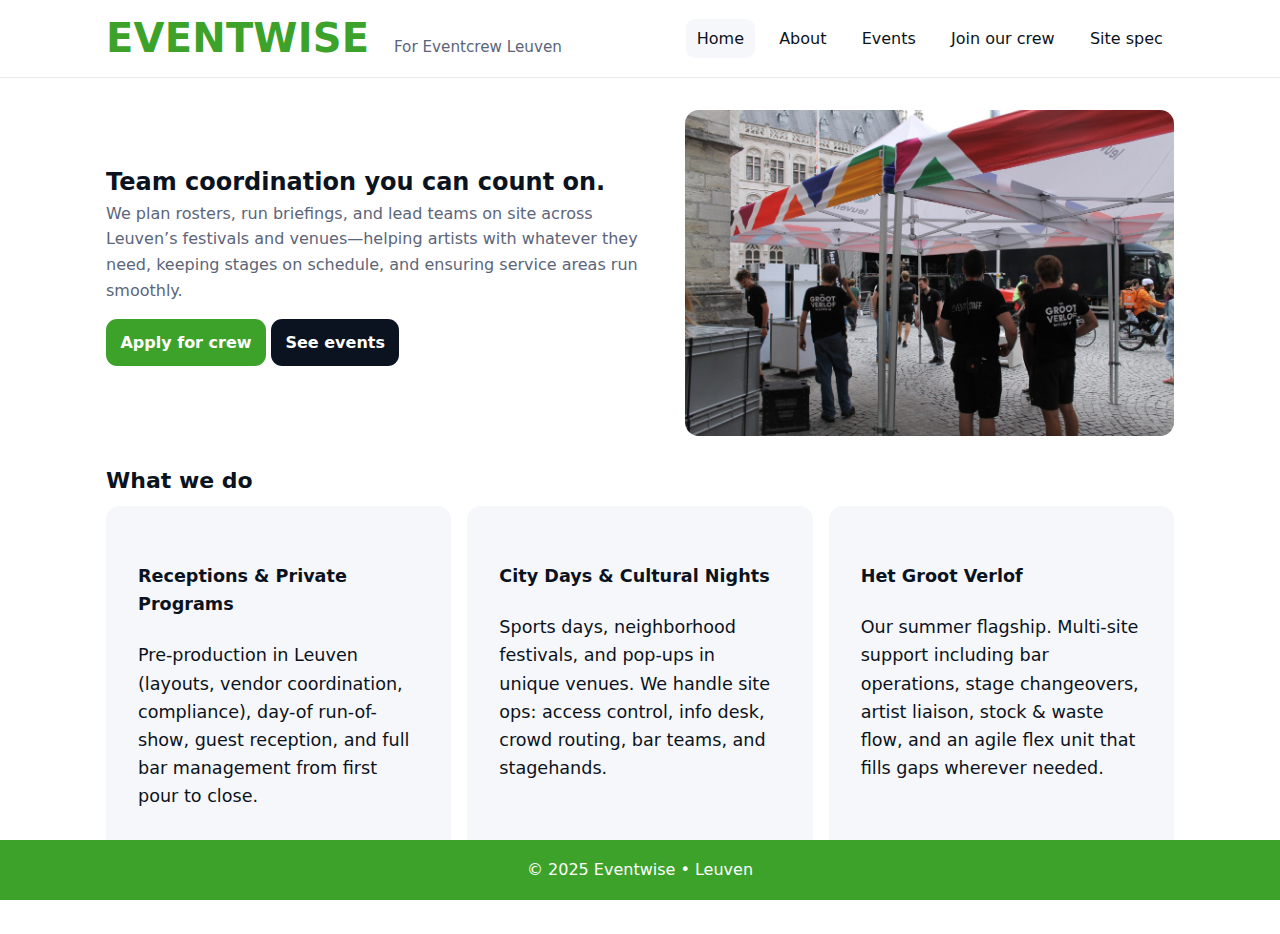
<file: index.html>
<!DOCTYPE html>
<html lang="en">
  <head>
    <meta charset="utf-8" />
    <meta name="viewport" content="width=device-width, initial-scale=1" />
    <title>Eventwise • Home</title>
    <link rel="stylesheet" href="styles.css" />
  </head>
  <body>
    <header class="site-header">
      <div class="brandbar container">
        <div class="brand">
          <h1>EVENTWISE</h1>
          <span>For Eventcrew Leuven</span>
        </div>
        <nav class="nav" aria-label="Primary">
          <a href="index.html" aria-current="page">Home</a>
          <a href="about.html">About</a>
          <a href="events.html">Events</a>
          <a href="join.html">Join our crew</a>
          <a href="spec.html">Site spec</a>
        </nav>
      </div>
    </header>

    <main id="main" class="container">
      <section class="hero">
        <div>
          <h2>Team coordination you can count on.</h2>
          <p>
            We plan rosters, run briefings, and lead teams on site across
            Leuven’s festivals and venues—helping artists with whatever they
            need, keeping stages on schedule, and ensuring service areas run
            smoothly.
          </p>

          <p>
            <a class="btn" href="join.html">Apply for crew</a>
            <a class="btn btn--secondary" href="events.html">See events</a>
          </p>
        </div>
        <img
          src="images/opbouwdrankenstanden.jpg"
          alt="Eventwise crew coordinating at an outdoor festival"
          loading="lazy"
          width="900"
          height="600"
        />
      </section>

      <section>
        <h3>What we do</h3>
        <div class="grid cards">
          <article class="card">
            <h4>Receptions & Private Programs</h4>
            <p>
              Pre-production in Leuven (layouts, vendor coordination,
              compliance), day-of run-of-show, guest reception, and full bar
              management from first pour to close.
            </p>
          </article>

          <article class="card">
            <h4>City Days & Cultural Nights</h4>
            <p>
              Sports days, neighborhood festivals, and pop-ups in unique venues.
              We handle site ops: access control, info desk, crowd routing, bar
              teams, and stagehands.
            </p>
          </article>

          <article class="card">
            <h4>Het Groot Verlof</h4>
            <p>
              Our summer flagship. Multi-site support including bar operations,
              stage changeovers, artist liaison, stock & waste flow, and an
              agile flex unit that fills gaps wherever needed.
            </p>
          </article>
        </div>
      </section>
    </main>

    <footer>
      <p>© 2025 Eventwise • Leuven</p>
    </footer>
  </body>
</html>
</file>
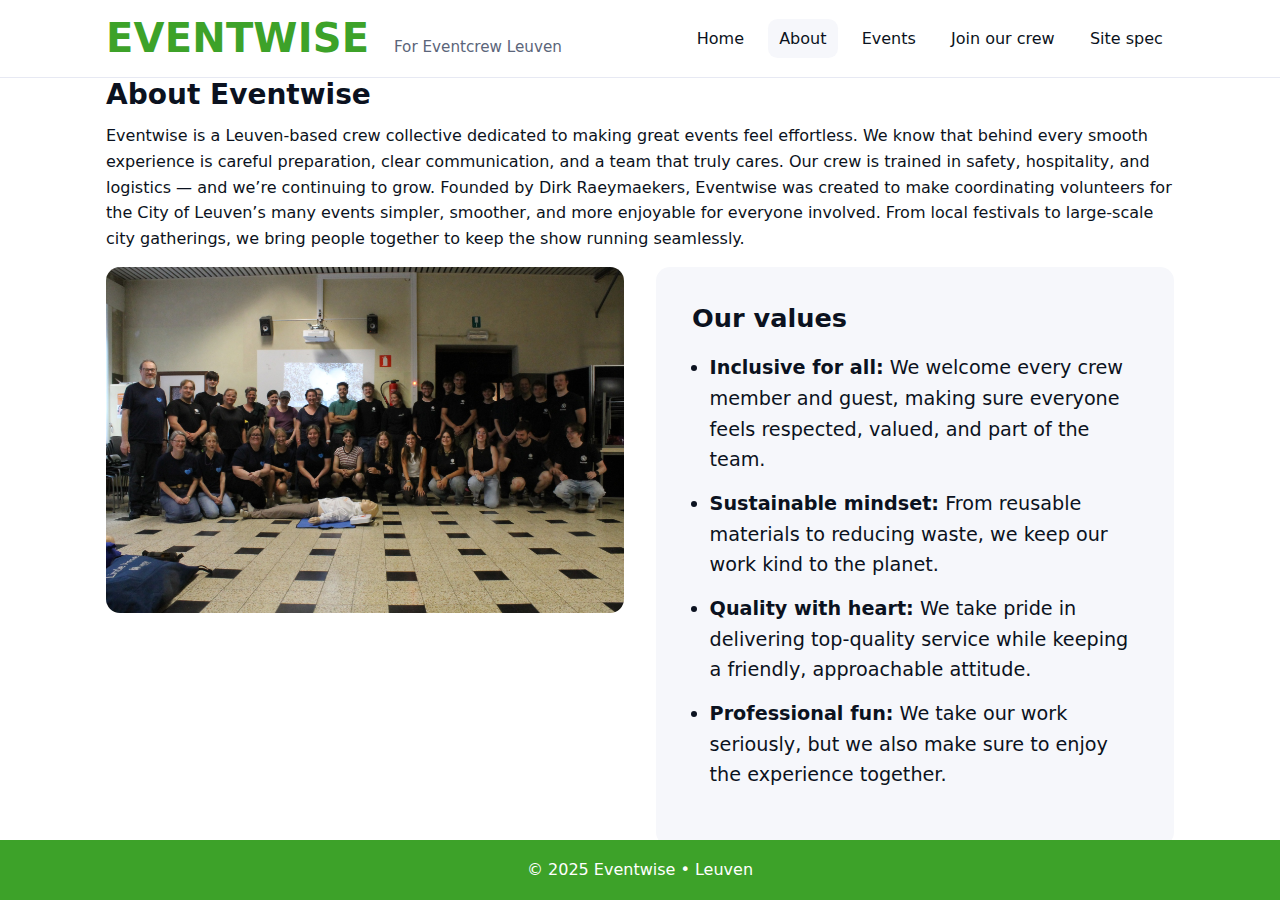
<file: about.html>
<!DOCTYPE html>
<html lang="en">
  <head>
    <meta charset="utf-8" />
    <meta name="viewport" content="width=device-width, initial-scale=1" />
    <title>Eventwise • About</title>
    <link rel="stylesheet" href="styles.css" />
  </head>
  <body>
    <header class="site-header">
      <div class="brandbar container">
        <div class="brand">
          <h1>EVENTWISE</h1>
          <span>For Eventcrew Leuven</span>
        </div>
        <nav class="nav" aria-label="Primary">
          <a href="index.html">Home</a>
          <a href="about.html" aria-current="page">About</a>
          <a href="events.html">Events</a>
          <a href="join.html">Join our crew</a>
          <a href="spec.html">Site spec</a>
        </nav>
      </div>
    </header>

    <main id="main" class="container">
      <h2>About Eventwise</h2>
      <p>
        Eventwise is a Leuven-based crew collective dedicated to making great
        events feel effortless. We know that behind every smooth experience is
        careful preparation, clear communication, and a team that truly cares.
        Our crew is trained in safety, hospitality, and logistics — and we’re
        continuing to grow. Founded by Dirk Raeymaekers, Eventwise was created
        to make coordinating volunteers for the City of Leuven’s many events
        simpler, smoother, and more enjoyable for everyone involved. From local
        festivals to large-scale city gatherings, we bring people together to
        keep the show running seamlessly.
      </p>

      <div class="grid about-grid">
        <img
          src="images/groepsfoto.jpg"
          alt="Eventwise team smiling after a successful event"
          loading="lazy"
          width="900"
          height="600"
        />
        <div class="card values-card">
          <h3>Our values</h3>
          <ul>
            <li>
              <strong>Inclusive for all:</strong> We welcome every crew member
              and guest, making sure everyone feels respected, valued, and part
              of the team.
            </li>
            <li>
              <strong>Sustainable mindset:</strong> From reusable materials to
              reducing waste, we keep our work kind to the planet.
            </li>
            <li>
              <strong>Quality with heart:</strong> We take pride in delivering
              top-quality service while keeping a friendly, approachable
              attitude.
            </li>
            <li>
              <strong>Professional fun:</strong> We take our work seriously, but
              we also make sure to enjoy the experience together.
            </li>
          </ul>
        </div>
      </div>
    </main>

    <footer><p>© 2025 Eventwise • Leuven</p></footer>
  </body>
</html>
</file>
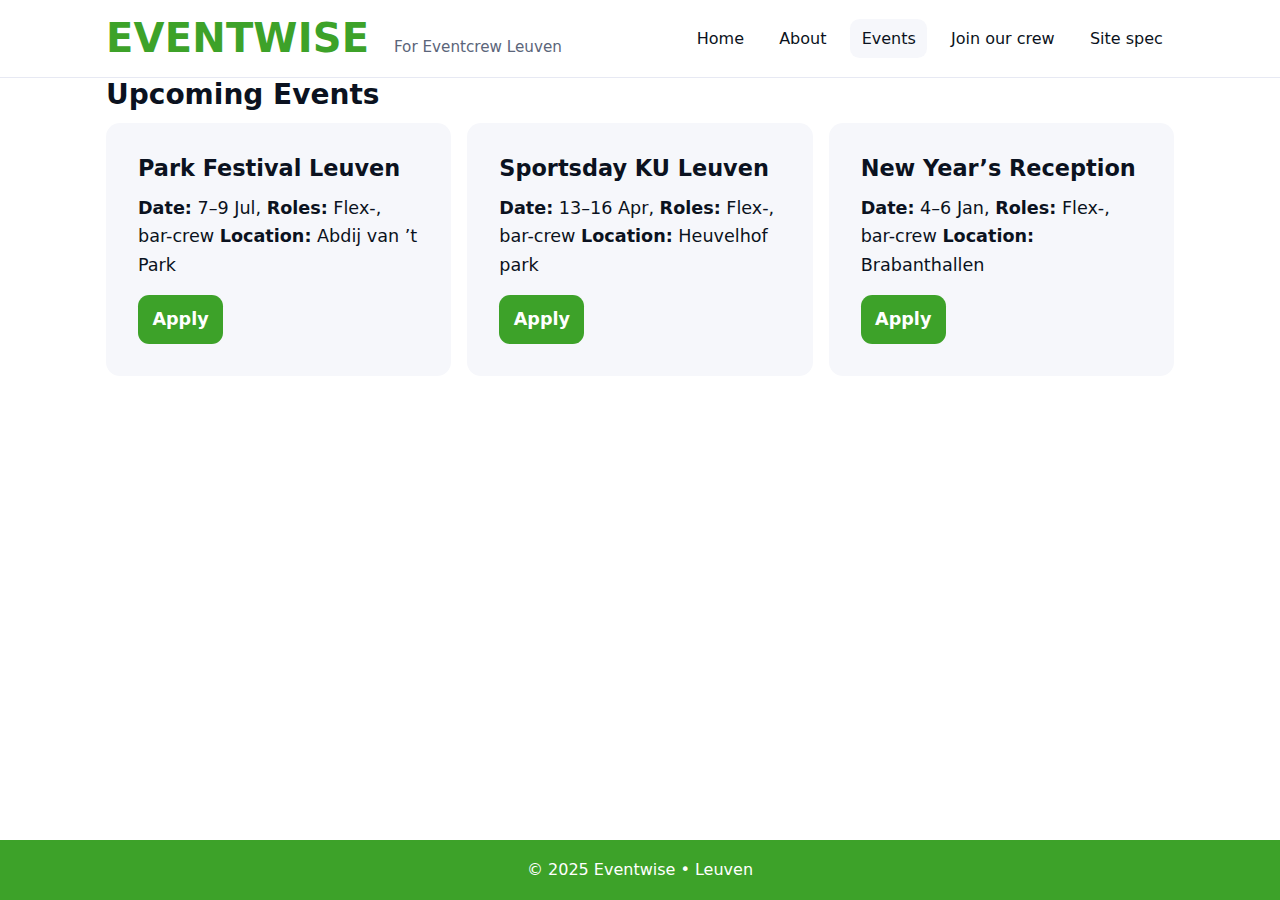
<file: events.html>
<!DOCTYPE html>
<html lang="en">
  <head>
    <meta charset="utf-8" />
    <meta name="viewport" content="width=device-width, initial-scale=1" />
    <title>Eventwise • Events</title>
    <link rel="stylesheet" href="styles.css" />
  </head>
  <body>
    <header class="site-header">
      <div class="brandbar container">
        <div class="brand">
          <h1>EVENTWISE</h1>
          <span>For Eventcrew Leuven</span>
        </div>
        <nav class="nav" aria-label="Primary">
          <a href="index.html">Home</a>
          <a href="about.html">About</a>
          <a href="events.html" aria-current="page">Events</a>
          <a href="join.html">Join our crew</a>
          <a href="spec.html">Site spec</a>
        </nav>
      </div>
    </header>

    <main id="main" class="container">
      <h2>Upcoming Events</h2>

      <div class="grid cards">
        <article class="card">
          <h3>Park Festival Leuven</h3>
          <p>
            <strong>Date:</strong> 7–9 Jul, <strong>Roles:</strong> Flex-,
            bar-crew <strong>Location:</strong> Abdij van ’t Park
          </p>
          <a class="btn" href="join.html">Apply</a>
        </article>
        <article class="card">
          <h3>Sportsday KU Leuven</h3>
          <p>
            <strong>Date:</strong> 13–16 Apr, <strong>Roles:</strong> Flex-,
            bar-crew <strong>Location:</strong> Heuvelhof park
          </p>
          <a class="btn" href="join.html">Apply</a>
        </article>
        <article class="card">
          <h3>New Year’s Reception</h3>
          <p>
            <strong>Date:</strong> 4–6 Jan, <strong>Roles:</strong> Flex-,
            bar-crew <strong>Location:</strong> Brabanthallen
          </p>
          <a class="btn" href="join.html">Apply</a>
        </article>
      </div>
    </main>

    <footer><p>© 2025 Eventwise • Leuven</p></footer>
  </body>
</html>
</file>
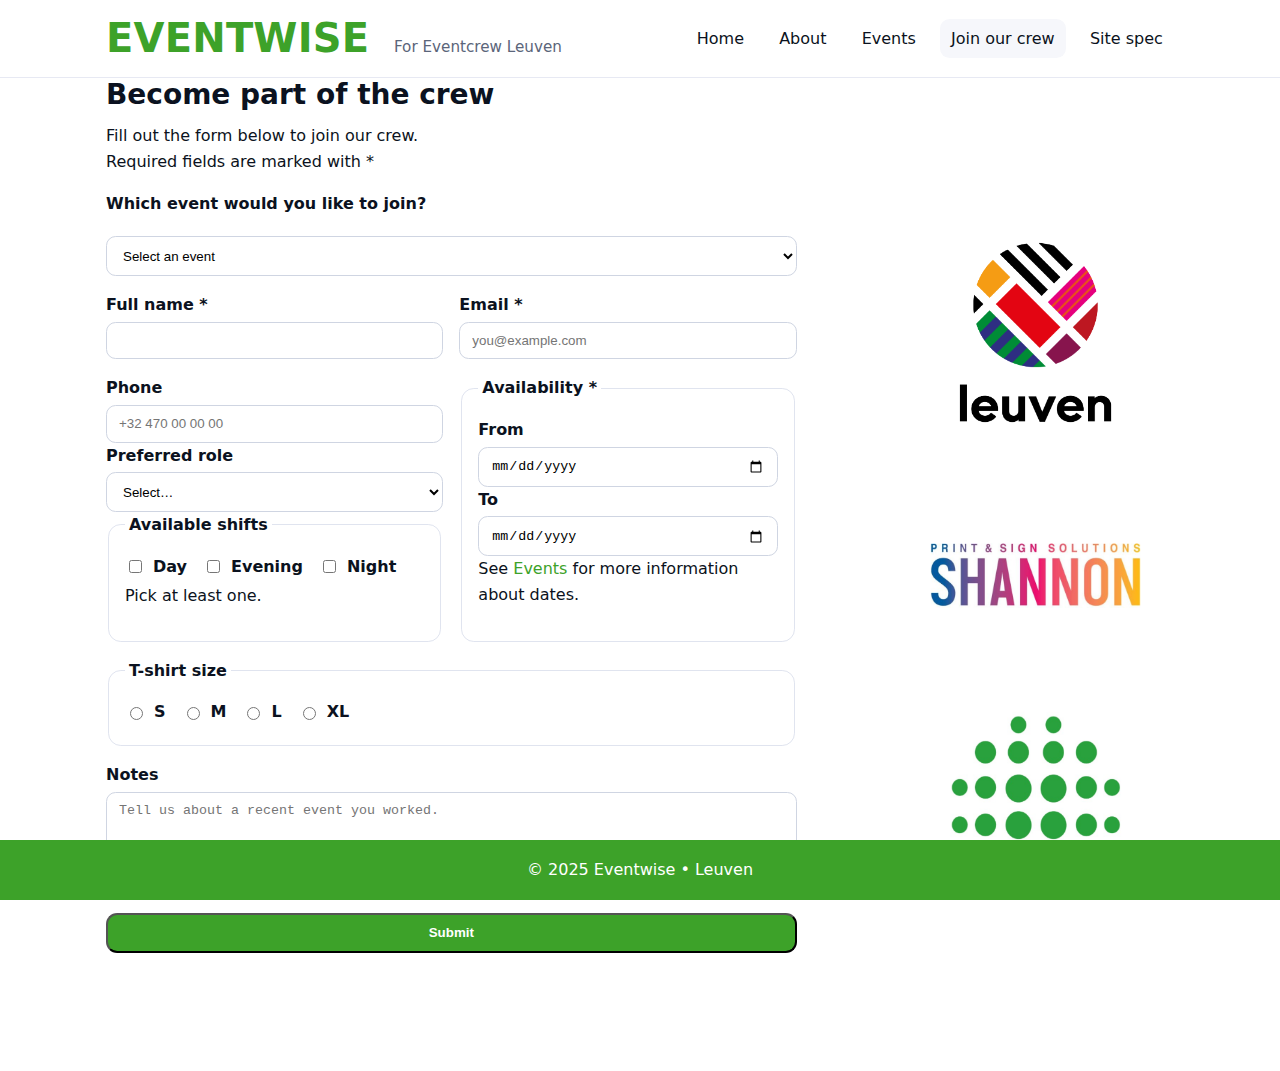
<file: join.html>
<!DOCTYPE html>
<html lang="en">
  <head>
    <meta charset="utf-8" />
    <meta name="viewport" content="width=device-width, initial-scale=1" />
    <title>Eventwise • Join our crew</title>
    <link rel="stylesheet" href="styles.css" />
  </head>
  <body>
    <header class="site-header">
      <div class="brandbar container">
        <div class="brand">
          <h1>EVENTWISE</h1>
          <span>For Eventcrew Leuven</span>
        </div>
        <nav class="nav" aria-label="Primary">
          <a href="index.html">Home</a>
          <a href="about.html">About</a>
          <a href="events.html">Events</a>
          <a href="join.html" aria-current="page">Join our crew</a>
          <a href="spec.html">Site spec</a>
        </nav>
      </div>
    </header>

    <main id="main" class="container form-layout">
      <div class="form-column">
        <h2>Become part of the crew</h2>

        <p id="formnote" class="hint">
          Fill out the form below to join our crew. <br />
          Required fields are marked with *
        </p>

        <form action="#" method="post" aria-describedby="formnote">
          <label for="event">Which event would you like to join?</label>
          <select id="event" name="event" required>
            <option value="" disabled selected>Select an event</option>
            <option value="festival">Summer Festival 2025</option>
            <option value="sports">Leuven Sports Cup</option>
            <option value="concert">City Concert Night</option>
            <option value="other">All of the above</option>
          </select>

          <div class="grid" style="grid-template-columns: 1fr 1fr">
            <div>
              <label for="fullname">Full name *</label>
              <input id="fullname" name="fullname" type="text" required />
            </div>
            <div>
              <label for="email">Email *</label>
              <input
                id="email"
                name="email"
                type="email"
                required
                placeholder="you@example.com"
              />
            </div>
            <div>
              <label for="phone">Phone</label>
              <input
                id="phone"
                name="phone"
                type="tel"
                placeholder="+32 470 00 00 00"
              />

              <label for="role">Preferred role</label>
              <select id="role" name="role">
                <option value="">Select…</option>
                <option>Hospitality-crew</option>
                <option>Bar-crew</option>
                <option>Stage-crew</option>
                <option>Flex-crew</option>
                <option>Site-crew</option>
              </select>

              <fieldset>
                <legend>Available shifts</legend>
                <div class="control-row">
                  <label class="control-inline"
                    ><input type="checkbox" name="shift" value="day" required />
                    Day</label
                  >
                  <label class="control-inline"
                    ><input type="checkbox" name="shift" value="evening" />
                    Evening</label
                  >
                  <label class="control-inline"
                    ><input type="checkbox" name="shift" value="night" />
                    Night</label
                  >
                </div>
                <p class="hint">Pick at least one.</p>
              </fieldset>
            </div>

            <fieldset>
              <legend>Availability *</legend>

              <label for="avail_from">From</label>
              <input type="date" id="avail_from" name="avail_from" />

              <label for="avail_to">To</label>
              <input type="date" id="avail_to" name="avail_to" />

              <p class="hint">
                See <a id="link" href="events.html">Events</a> for more
                information about dates.
              </p>
            </fieldset>
          </div>

          <fieldset>
            <legend>T-shirt size</legend>
            <div class="control-row">
              <label class="control-inline"
                ><input type="radio" name="size" value="S" /> S</label
              >
              <label class="control-inline"
                ><input type="radio" name="size" value="M" /> M</label
              >
              <label class="control-inline"
                ><input type="radio" name="size" value="L" /> L</label
              >
              <label class="control-inline"
                ><input type="radio" name="size" value="XL" /> XL</label
              >
            </div>
          </fieldset>

          <div>
            <label for="notes">Notes</label>
            <textarea
              id="notes"
              name="notes"
              rows="5"
              placeholder="Tell us about a recent event you worked."
            ></textarea>
          </div>

          <button
            type="button"
            class="btn"
            aria-disabled="true"
            title="Disabled for this assignment"
          >
            Submit
          </button>
        </form>
      </div>

      <aside class="logo-column">
        <img
          src="images/Leuven-logo-vertical-rgb.png"
          alt="City of Leuven logo"
        />
        <img src="images/shannon.png" alt="Shannon logo" />
        <img src="images/eventwise.png" alt="Eventwise logo" />
      </aside>
    </main>

    <footer><p>© 2025 Eventwise • Leuven</p></footer>
  </body>
</html>
</file>
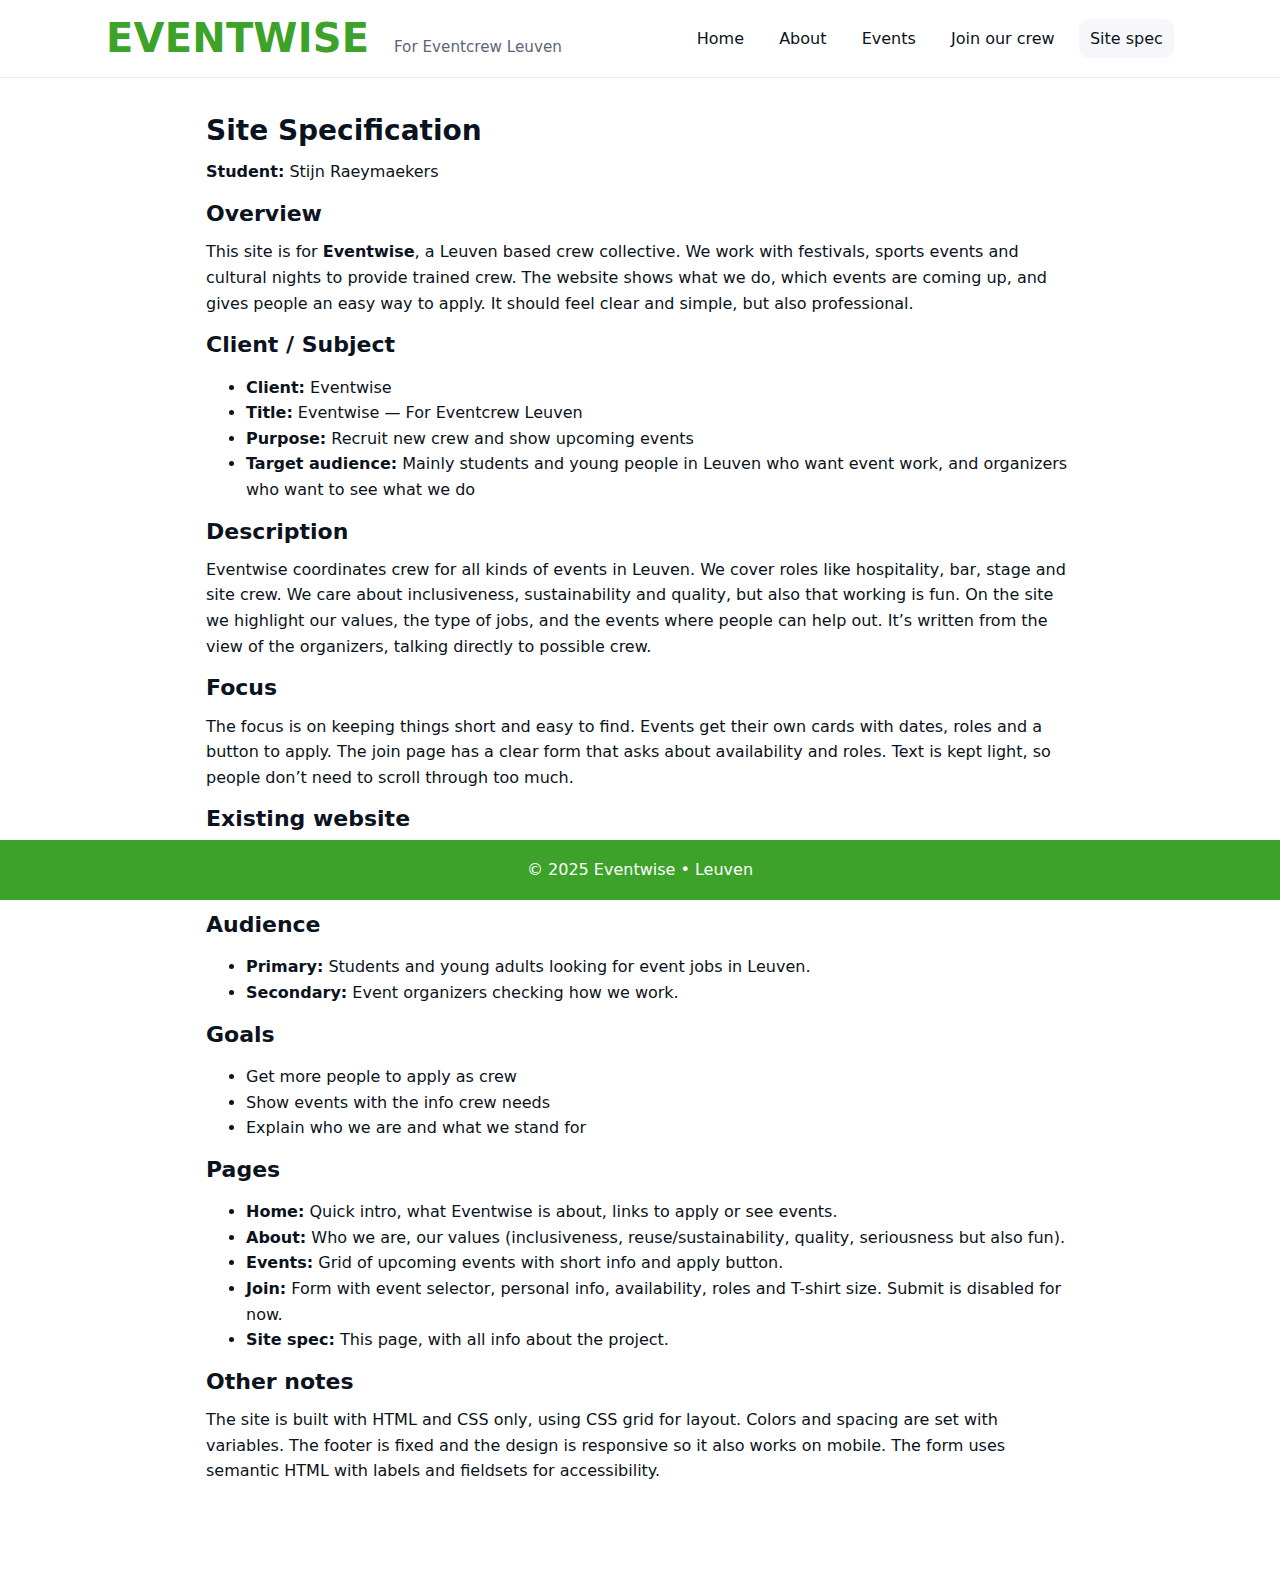
<file: spec.html>
<!DOCTYPE html>
<html lang="en">
  <head>
    <meta charset="utf-8" />
    <meta name="viewport" content="width=device-width, initial-scale=1" />
    <title>Eventwise • Site Specification</title>
    <link rel="stylesheet" href="styles.css" />
  </head>
  <body>
    <header class="site-header">
      <div class="brandbar container">
        <div class="brand">
          <h1>EVENTWISE</h1>
          <span>For Eventcrew Leuven</span>
        </div>
        <nav class="nav" aria-label="Primary">
          <a href="index.html">Home</a>
          <a href="about.html">About</a>
          <a href="events.html">Events</a>
          <a href="join.html">Join our crew</a>
          <a href="spec.html" aria-current="page">Site spec</a>
        </nav>
      </div>
    </header>

    <main id="main" class="container spec">
      <h2>Site Specification</h2>
      <p><strong>Student:</strong> Stijn Raeymaekers</p>

      <h3>Overview</h3>
      <p>
        This site is for <strong>Eventwise</strong>, a Leuven based crew
        collective. We work with festivals, sports events and cultural nights to
        provide trained crew. The website shows what we do, which events are
        coming up, and gives people an easy way to apply. It should feel clear
        and simple, but also professional.
      </p>

      <h3>Client / Subject</h3>
      <ul>
        <li><strong>Client:</strong> Eventwise</li>
        <li><strong>Title:</strong> Eventwise — For Eventcrew Leuven</li>
        <li>
          <strong>Purpose:</strong> Recruit new crew and show upcoming events
        </li>
        <li>
          <strong>Target audience:</strong> Mainly students and young people in
          Leuven who want event work, and organizers who want to see what we do
        </li>
      </ul>

      <h3>Description</h3>
      <p>
        Eventwise coordinates crew for all kinds of events in Leuven. We cover
        roles like hospitality, bar, stage and site crew. We care about
        inclusiveness, sustainability and quality, but also that working is fun.
        On the site we highlight our values, the type of jobs, and the events
        where people can help out. It’s written from the view of the organizers,
        talking directly to possible crew.
      </p>

      <h3>Focus</h3>
      <p>
        The focus is on keeping things short and easy to find. Events get their
        own cards with dates, roles and a button to apply. The join page has a
        clear form that asks about availability and roles. Text is kept light,
        so people don’t need to scroll through too much.
      </p>

      <h3>Existing website</h3>
      <p>
        There is no real Eventwise site right now. If there was one, a new
        version would mainly improve mobile use and make applying smoother.
      </p>

      <h3>Audience</h3>
      <ul>
        <li>
          <strong>Primary:</strong> Students and young adults looking for event
          jobs in Leuven.
        </li>
        <li>
          <strong>Secondary:</strong> Event organizers checking how we work.
        </li>
      </ul>

      <h3>Goals</h3>
      <ul>
        <li>Get more people to apply as crew</li>
        <li>Show events with the info crew needs</li>
        <li>Explain who we are and what we stand for</li>
      </ul>

      <h3>Pages</h3>
      <ul>
        <li>
          <strong>Home:</strong> Quick intro, what Eventwise is about, links to
          apply or see events.
        </li>
        <li>
          <strong>About:</strong> Who we are, our values (inclusiveness,
          reuse/sustainability, quality, seriousness but also fun).
        </li>
        <li>
          <strong>Events:</strong> Grid of upcoming events with short info and
          apply button.
        </li>
        <li>
          <strong>Join:</strong> Form with event selector, personal info,
          availability, roles and T-shirt size. Submit is disabled for now.
        </li>
        <li>
          <strong>Site spec:</strong> This page, with all info about the
          project.
        </li>
      </ul>

      <h3>Other notes</h3>
      <p>
        The site is built with HTML and CSS only, using CSS grid for layout.
        Colors and spacing are set with variables. The footer is fixed and the
        design is responsive so it also works on mobile. The form uses semantic
        HTML with labels and fieldsets for accessibility.
      </p>
    </main>

    <footer><p>© 2025 Eventwise • Leuven</p></footer>
  </body>
</html>
</file>
<file: styles.css>
/* -------------------- 0) SETTINGS -------------------- */
:root{
  --brand:#3da229;
  --brand-600:#2c7b1f;
  --ink:#0b1220;
  --muted:#5b657a;
  --bg:#ffffff;
  --bg-alt:#f6f7fb;

  --maxw:1100px;
  --radius:14px;
  --footer-h:60px;
}

/* -------------------- 1) BASE -------------------- */
*{ box-sizing:border-box; }
html,body{ height:auto; }
body{
  margin:0;
  font:16px/1.6 system-ui,-apple-system,Segoe UI,Roboto,"Helvetica Neue",Arial,"Noto Sans","Liberation Sans",sans-serif;
  color:var(--ink);
  background:var(--bg);
  padding-bottom:var(--footer-h);
}
img{ max-width:100%; height:auto; display:block; }
main{ padding-bottom:16px; }

.container{ max-width:var(--maxw); margin-inline:auto; padding-inline:1rem; }

/* -------------------- 2) TYPOGRAPHY -------------------- */
h1,h2,h3{ line-height:1.2; margin:0 0 .75rem; }
h1{ font-size:2.25rem; }
h2{ font-size:1.75rem; }
h3{ font-size:1.375rem; }
p{ margin:0 0 1rem; }
.muted{ color:var(--muted); }

/* -------------------- 3) LAYOUT -------------------- */
.grid{ display:grid; gap:1rem; }
.grid.cards{ grid-template-columns:repeat(auto-fit,minmax(240px,1fr)); }

.site-header{ border-bottom:1px solid #e7e9f3; background:#fff; }
.brandbar{ display:flex; align-items:center; justify-content:space-between; padding-block:.9rem; }
.brand{ display:flex; align-items:baseline; gap:.6rem; }
.brand h1{
  font-size:2.5rem; letter-spacing:.2px; margin:0 15px 0 0; font-weight:800; color:var(--brand);
}
.brand span{ font-size:.95rem; color:var(--muted); }

.nav{ display:flex; gap:.8rem; flex-wrap:wrap; }
.nav a{
  text-decoration:none; color:var(--ink);
  padding:.4rem .7rem; border-radius:.6rem;
}
.nav a[aria-current="page"], .nav a:hover{ background:var(--bg-alt); }

.hero{
  display:grid; gap:1rem; align-items:center;
  grid-template-columns:1.15fr 1fr; padding-block:2rem;
}
.hero h2{ font-size:1.5rem; margin:.25rem 0; }
.hero p{ color:var(--muted); }
.hero img{ width:100%; height:auto; border-radius:var(--radius); }

.card{
  background:var(--bg-alt);
  border-radius:var(--radius);
  padding:2rem;
  font-size:1.1rem;
}
.card h3{ font-size:1.4rem; }
.card ul li{ margin-bottom:.8rem; }

.about-grid{
  display:grid; grid-template-columns:1fr; align-items:start; gap:2rem;
}
.about-grid img{ width:100%; height:auto; border-radius:var(--radius); }

.values-card{
  background:var(--bg-alt);
  border-radius:var(--radius);
  padding:2.25rem;
  font-size:1.2rem;
  line-height:1.6;
}
.values-card h3{ font-size:1.6rem; margin-bottom:1rem; }
.values-card ul{ padding-left:1.1rem; }
.values-card li{ margin-bottom:1rem; }

footer{
  position:fixed; left:0; right:0; bottom:0;
  height:var(--footer-h);
  background:var(--brand);
  display:flex; align-items:center; justify-content:center;
  z-index:10; color:#fff;
}
footer p{ margin:0; }

/* -------------------- 4) COMPONENTS -------------------- */
.btn{
  display:inline-block; text-decoration:none; font-weight:600;
  padding:.65rem .9rem; border-radius:.7rem; background:var(--brand); color:#fff;
}
.btn:hover{ background:var(--brand-600); }
.btn--secondary{
  background: var(--ink);
  color:#fff;
}
.btn--secondary:hover{
  background:#333;
}

form{ display:grid; gap:1rem; max-width:720px; }
fieldset{ border:1px solid #e0e4ef; border-radius:.8rem; padding:1rem; }
legend{ font-weight:700; padding:0 .25rem; }
label{ display:block; font-weight:600; margin-bottom:.25rem; }
input,select,textarea{
  width:100%; padding:.65rem .75rem; border-radius:.6rem; border:1px solid #cfd5e2; background:#fff;
}
input:focus,select:focus,textarea:focus{ outline:2px solid #9fe29b; outline-offset:2px; }
.control-row{ display:flex; gap:1rem; flex-wrap:wrap; }
.control-inline{ display:flex; align-items:center; gap:.5rem; }

.form-layout{
  display:grid; grid-template-columns:2fr 1fr; gap:2rem; align-items:start;
}
.form-column{ max-width:720px; }
.logo-column{ margin-top:3rem; margin-left:20%; text-align:center; }
#formnote{ margin-top:0; padding-top:0; }
.logo-column img{
  max-width:225px; margin:5rem auto; display:block; border-radius:var(--radius);
}

#link{
  color:var(--brand); text-decoration:none; font-weight:500; transition:color .2s ease;
}
#link:hover{ color:var(--brand-600); text-decoration:underline; }

.spec{
  max-width:900px; margin-inline:auto; padding:1rem;
}
.spec h1{ margin-top:1rem; }
.spec h2{ margin-top:1.25rem; }
.spec code{
  font-family: ui-monospace, SFMono-Regular, Menlo, Consolas, "Liberation Mono", monospace;
  background:#f1f3f9; border-radius:8px; padding:.1rem .35rem;
}

/* -------------------- 5) MEDIA QUERIES -------------------- */
@media (prefers-reduced-motion:reduce){
  *{ animation-duration:0.01ms !important; animation-iteration-count:1 !important; transition:none !important; scroll-behavior:auto !important; }
}

@media (max-width:600px){
  .brandbar{
    flex-direction: column;
    align-items: center;
    gap:.5rem;
    padding-block:.6rem;
    text-align:center;
  }
  .brand{
    flex-direction: column;
    align-items: center;
    gap:.15rem;
  }
  .brand h1{ font-size:1.85rem; margin:0; }
  .brand span{ font-size:.95rem; }

  .nav{
    display:grid;
    grid-template-columns:repeat(6, 1fr);
    gap:.5rem;
    width:100%;
  }
  .nav a{ width:100%; }

  .nav a:nth-child(1){ grid-column:1 / span 2; }
  .nav a:nth-child(2){ grid-column:3 / span 2; }
  .nav a:nth-child(3){ grid-column:5 / span 2; }


  .nav a:nth-child(4){ grid-column:2 / span 2; }
  .nav a:nth-child(5){ grid-column:4 / span 2; }


  .hero{ display:block; padding-block:1.25rem; }
  .hero > div{ text-align:center; margin-bottom:1rem; }
  .hero img{ width:100%; height:auto; border-radius:var(--radius); }

  .form-layout{ display:block; }
  .form-column, .logo-column{ width:100%; margin:0; }
  form .grid{ display:block !important; }
  form .grid > *{ margin-bottom:1rem; }

  .about-grid{ grid-template-columns:1fr; gap:1.25rem; }
  .logo-column img{ max-width:180px; margin:2rem auto; }
  .grid.cards{ grid-template-columns:1fr; gap:1rem; }
}


@media (min-width:601px) and (max-width:900px){
  .brandbar{
    flex-direction: column;
    align-items: center;
    gap:.6rem;
    padding-block:.8rem;
    text-align:center;
  }
  .brand{
    flex-direction: column;
    align-items: center;
    gap:.2rem;
  }

  .nav{
    display:grid;
    grid-template-columns:repeat(6, 1fr);
    gap:.6rem;
    width:100%;
  }
  .nav a{ width:100%; }

  .nav a:nth-child(1){ grid-column:1 / span 2; }
  .nav a:nth-child(2){ grid-column:3 / span 2; }
  .nav a:nth-child(3){ grid-column:5 / span 2; }
  .nav a:nth-child(4){ grid-column:2 / span 2; }
  .nav a:nth-child(5){ grid-column:4 / span 2; }

  .hero{ grid-template-columns:1fr; }
  .about-grid{ grid-template-columns:1fr; }
  .form-layout{ grid-template-columns:1fr; }
  .logo-column{ margin-top:2rem; margin-left:0; }
  .logo-column img{ max-width:200px; margin:3rem auto; }

  .grid.cards{ grid-template-columns:repeat(auto-fit,minmax(220px,1fr)); }
}

@media (min-width: 901px) and (max-width:1000px){
  .brand{
    flex-direction: column;
    align-items: center;
    gap:.2rem;
  }
}

@media (min-width:1001px){
  h1{ font-size:2.25rem; }
  h2{ font-size:1.75rem; }
  h3{ font-size:1.375rem; }

  .hero{ grid-template-columns:1.15fr 1fr; }
  .about-grid{ grid-template-columns:1fr 1fr; }
  .form-layout{ grid-template-columns:2fr 1fr; }
  .logo-column{ margin-top:3rem; margin-left:20%; }

  .grid.cards{ grid-template-columns:repeat(auto-fit,minmax(240px,1fr)); }
}
</file>
